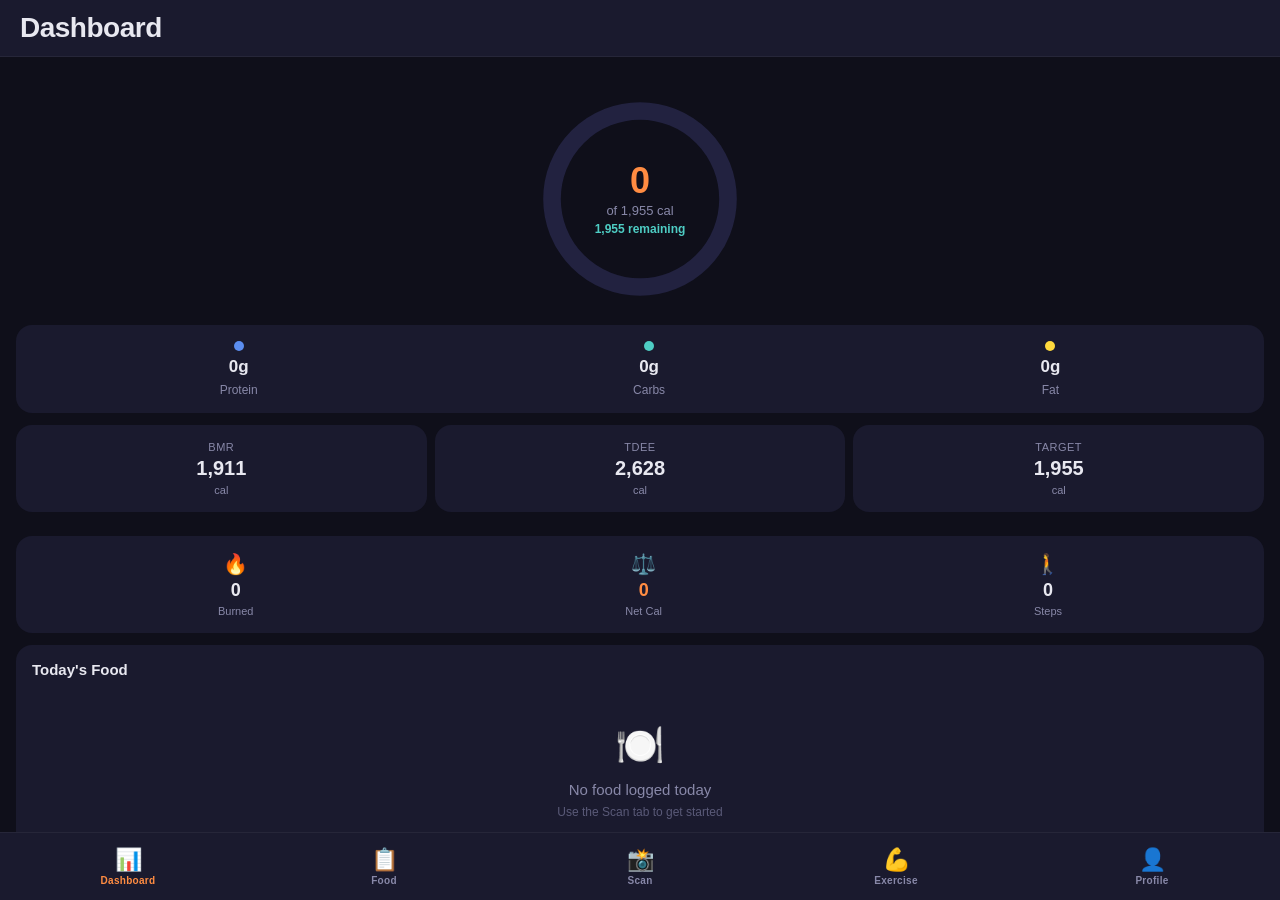
<file: docs/index.html>
<!DOCTYPE html>
<html lang="en">
<head>
    <meta charset="UTF-8">
    <meta name="viewport" content="width=device-width, initial-scale=1.0, maximum-scale=1.0, user-scalable=no, viewport-fit=cover">
    <meta name="apple-mobile-web-app-capable" content="yes">
    <meta name="apple-mobile-web-app-status-bar-style" content="black-translucent">
    <meta name="apple-mobile-web-app-title" content="CalTracker">
    <meta name="theme-color" content="#1a1a2e">
    <link rel="manifest" href="manifest.json">
    <link rel="apple-touch-icon" href="icons/icon-192.png">
    <link rel="stylesheet" href="css/styles.css">
    <title>Calorie Tracker</title>
</head>
<body>
    <div id="app">
        <!-- Dashboard Tab -->
        <div id="tab-dashboard" class="tab-content active">
            <header class="tab-header">
                <h1>Dashboard</h1>
            </header>
            <div class="scroll-content">
                <div class="calorie-ring-container">
                    <svg class="calorie-ring" viewBox="0 0 200 200">
                        <circle class="ring-bg" cx="100" cy="100" r="80" />
                        <circle class="ring-progress" id="ring-progress" cx="100" cy="100" r="80" />
                    </svg>
                    <div class="ring-text">
                        <span class="ring-consumed" id="ring-consumed">0</span>
                        <span class="ring-label" id="ring-label">of 1955 cal</span>
                        <span class="ring-remaining" id="ring-remaining">1955 remaining</span>
                    </div>
                </div>

                <div class="card macro-card">
                    <div class="macro-item">
                        <div class="macro-dot protein"></div>
                        <span class="macro-value" id="dash-protein">0g</span>
                        <span class="macro-label">Protein</span>
                    </div>
                    <div class="macro-item">
                        <div class="macro-dot carbs"></div>
                        <span class="macro-value" id="dash-carbs">0g</span>
                        <span class="macro-label">Carbs</span>
                    </div>
                    <div class="macro-item">
                        <div class="macro-dot fat"></div>
                        <span class="macro-value" id="dash-fat">0g</span>
                        <span class="macro-label">Fat</span>
                    </div>
                </div>

                <div class="stats-row">
                    <div class="card stat-card">
                        <span class="stat-label">BMR</span>
                        <span class="stat-value" id="dash-bmr">1911</span>
                        <span class="stat-unit">cal</span>
                    </div>
                    <div class="card stat-card">
                        <span class="stat-label">TDEE</span>
                        <span class="stat-value" id="dash-tdee">2628</span>
                        <span class="stat-unit">cal</span>
                    </div>
                    <div class="card stat-card">
                        <span class="stat-label">Target</span>
                        <span class="stat-value" id="dash-target">1955</span>
                        <span class="stat-unit">cal</span>
                    </div>
                </div>

                <div class="card exercise-dash-card">
                    <div class="exercise-dash-row">
                        <div class="exercise-dash-item">
                            <span class="exercise-dash-icon">&#x1F525;</span>
                            <span class="exercise-dash-value" id="dash-burned">0</span>
                            <span class="exercise-dash-label">Burned</span>
                        </div>
                        <div class="exercise-dash-item">
                            <span class="exercise-dash-icon">&#x2696;&#xFE0F;</span>
                            <span class="exercise-dash-value accent" id="dash-net">0</span>
                            <span class="exercise-dash-label">Net Cal</span>
                        </div>
                        <div class="exercise-dash-item">
                            <span class="exercise-dash-icon">&#x1F6B6;</span>
                            <span class="exercise-dash-value" id="dash-steps">0</span>
                            <span class="exercise-dash-label">Steps</span>
                        </div>
                    </div>
                </div>

                <div class="card">
                    <h3>Today's Food</h3>
                    <div id="today-entries" class="entries-list">
                        <div class="empty-state">
                            <div class="empty-icon">🍽️</div>
                            <p>No food logged today</p>
                            <small>Use the Scan tab to get started</small>
                        </div>
                    </div>
                </div>

                <div class="card trends-card">
                    <h3>Trends</h3>
                    <div class="trends-period-row">
                        <button class="trends-period-btn active" onclick="setTrendPeriod(7)">7D</button>
                        <button class="trends-period-btn" onclick="setTrendPeriod(14)">14D</button>
                        <button class="trends-period-btn" onclick="setTrendPeriod(30)">30D</button>
                    </div>
                    <div class="trends-chart-section">
                        <div class="trends-chart-label">Weight (lbs)</div>
                        <div class="trends-canvas-wrap">
                            <canvas id="weight-chart" height="150"></canvas>
                        </div>
                    </div>
                    <div class="trends-chart-section">
                        <div class="trends-chart-label">Net Calories</div>
                        <div class="trends-canvas-wrap">
                            <canvas id="calorie-chart" height="150"></canvas>
                        </div>
                    </div>
                    <div class="trends-summary" id="trends-summary"></div>
                </div>
            </div>
        </div>

        <!-- Food Log Tab -->
        <div id="tab-log" class="tab-content">
            <header class="tab-header">
                <h1>Food Log</h1>
                <button class="header-btn" onclick="showManualEntry()">+</button>
            </header>
            <div class="scroll-content">
                <div class="date-picker-row">
                    <button class="date-nav" onclick="changeLogDate(-1)">‹</button>
                    <input type="date" id="log-date" class="date-input" onchange="loadLogEntries()">
                    <button class="date-nav" onclick="changeLogDate(1)">›</button>
                </div>
                <div class="log-total">
                    <span>Total</span>
                    <span class="accent" id="log-total-cal">0 cal</span>
                </div>
                <div id="log-entries" class="entries-list">
                    <div class="empty-state">
                        <div class="empty-icon">📋</div>
                        <p>No food logged</p>
                        <small>Tap + to add a food entry</small>
                    </div>
                </div>
            </div>
        </div>

        <!-- Scan Food Tab -->
        <div id="tab-scan" class="tab-content">
            <header class="tab-header">
                <h1>Scan Food</h1>
            </header>
            <div class="scroll-content scan-content">
                <div id="scan-preview-area">
                    <div id="scan-placeholder" class="scan-placeholder">
                        <div class="scan-icon">📷</div>
                        <h3>Take a photo of your food</h3>
                        <p>We'll estimate the calories for you</p>
                    </div>
                    <img id="scan-preview" class="scan-preview-img" style="display:none">
                </div>

                <div id="scan-actions" class="scan-actions">
                    <button class="btn btn-primary" onclick="takePhoto()">
                        📸 Take Photo
                    </button>
                    <button class="btn btn-secondary" onclick="pickPhoto()">
                        🖼️ Choose from Library
                    </button>
                </div>

                <div id="scan-analyze" class="scan-actions" style="display:none">
                    <button class="btn btn-primary" onclick="analyzeFood()">
                        ✨ Analyze Food
                    </button>
                    <button class="btn btn-secondary" onclick="resetScan()">
                        ← Go Back
                    </button>
                </div>

                <div id="scan-results" style="display:none">
                    <h3>What did we find?</h3>
                    <div id="scan-results-list" class="results-list"></div>
                </div>

                <input type="file" id="camera-input" accept="image/*" capture="environment" style="display:none" onchange="handlePhoto(event)">
                <input type="file" id="library-input" accept="image/*" style="display:none" onchange="handlePhoto(event)">
            </div>
        </div>

        <!-- Exercise Tab -->
        <div id="tab-exercise" class="tab-content">
            <header class="tab-header">
                <h1>Exercise</h1>
                <button class="header-btn" onclick="showAddExercise()">+</button>
            </header>
            <div class="scroll-content">
                <div class="date-picker-row">
                    <button class="date-nav" onclick="changeExerciseDate(-1)">&lsaquo;</button>
                    <input type="date" id="exercise-date" class="date-input" onchange="loadExerciseEntries()">
                    <button class="date-nav" onclick="changeExerciseDate(1)">&rsaquo;</button>
                </div>

                <div class="exercise-summary-row">
                    <div class="card stat-card">
                        <span class="stat-label">Burned</span>
                        <span class="stat-value exercise-burned" id="ex-total-burned">0</span>
                        <span class="stat-unit">cal</span>
                    </div>
                    <div class="card stat-card">
                        <span class="stat-label">Duration</span>
                        <span class="stat-value" id="ex-total-duration">0</span>
                        <span class="stat-unit">min</span>
                    </div>
                    <div class="card stat-card">
                        <span class="stat-label">Workouts</span>
                        <span class="stat-value" id="ex-total-count">0</span>
                        <span class="stat-unit">&nbsp;</span>
                    </div>
                </div>

                <div class="card steps-card">
                    <div class="steps-header">
                        <span class="steps-icon">&#x1F6B6;</span>
                        <h3>Steps</h3>
                    </div>
                    <div class="steps-input-row">
                        <input type="number" id="steps-input" class="steps-input" placeholder="0" min="0" oninput="updateStepCalories()">
                        <span class="steps-label">steps</span>
                    </div>
                    <div class="steps-info-row">
                        <div class="steps-cal">
                            <span class="steps-cal-value" id="steps-calories">0</span>
                            <span class="steps-cal-unit">cal burned</span>
                        </div>
                        <button class="btn btn-primary steps-save-btn" onclick="saveSteps()">Save</button>
                    </div>
                    <div class="steps-progress-row">
                        <div class="steps-progress-bar-bg">
                            <div class="steps-progress-bar" id="steps-progress-bar"></div>
                        </div>
                        <span class="steps-goal-label" id="steps-goal-label">0 / 10,000</span>
                    </div>
                </div>

                <div id="exercise-entries" class="entries-list">
                    <div class="empty-state">
                        <div class="empty-icon">&#x1F3CB;&#xFE0F;</div>
                        <p>No exercises logged</p>
                        <small>Tap + to log a workout</small>
                    </div>
                </div>
            </div>
        </div>

        <!-- Profile Tab -->
        <div id="tab-profile" class="tab-content">
            <header class="tab-header">
                <h1>Profile</h1>
            </header>
            <div class="scroll-content">
                <div class="card">
                    <h3>Personal Info</h3>
                    <div class="form-row">
                        <label>Weight (lbs)</label>
                        <input type="number" id="prof-weight" value="215" step="0.1" onchange="recalcProfile()">
                    </div>
                    <div class="form-row">
                        <label>Height</label>
                        <div class="height-inputs">
                            <input type="number" id="prof-height-ft" value="5" min="3" max="8" onchange="recalcProfile()">
                            <span>ft</span>
                            <input type="number" id="prof-height-in" value="10" min="0" max="11" onchange="recalcProfile()">
                            <span>in</span>
                        </div>
                    </div>
                    <div class="form-row">
                        <label>Age</label>
                        <input type="number" id="prof-age" value="36" onchange="recalcProfile()">
                    </div>
                    <div class="form-row">
                        <label>Sex</label>
                        <select id="prof-sex" onchange="recalcProfile()">
                            <option value="male">Male</option>
                            <option value="female">Female</option>
                        </select>
                    </div>
                    <div class="form-row">
                        <label>Activity Level</label>
                        <select id="prof-activity" onchange="recalcProfile()">
                            <option value="1.2">Sedentary</option>
                            <option value="1.375" selected>Lightly Active</option>
                            <option value="1.55">Moderately Active</option>
                            <option value="1.725">Very Active</option>
                        </select>
                    </div>
                </div>

                <div class="card">
                    <h3>Goal</h3>
                    <div class="form-row">
                        <label>Goal Weight (lbs)</label>
                        <input type="number" id="prof-goal-weight" value="180" step="0.1" onchange="recalcProfile()">
                    </div>
                    <div class="form-row">
                        <label>Goal Date</label>
                        <input type="date" id="prof-goal-date" onchange="recalcProfile()">
                    </div>
                    <div class="form-row">
                        <label>Weekly Loss Rate</label>
                        <span class="form-value" id="prof-weekly-rate">1.3 lbs/week</span>
                    </div>
                </div>

                <div class="card">
                    <h3>Calculated Values</h3>
                    <div class="form-row">
                        <label>BMR</label>
                        <span class="form-value" id="prof-bmr">1,911 cal</span>
                    </div>
                    <div class="form-row">
                        <label>TDEE</label>
                        <span class="form-value" id="prof-tdee">2,628 cal</span>
                    </div>
                    <div class="form-row">
                        <label>Daily Calorie Target</label>
                        <span class="form-value accent" id="prof-target">1,955 cal</span>
                    </div>
                </div>

                <div class="card weight-tracker-card">
                    <div class="steps-header">
                        <span class="steps-icon">&#x2696;&#xFE0F;</span>
                        <h3>Daily Weight</h3>
                    </div>
                    <div class="weight-input-row">
                        <input type="number" id="weight-log-input" class="steps-input" placeholder="0.0" min="50" max="999" step="0.1">
                        <span class="steps-label">lbs</span>
                    </div>
                    <div class="weight-input-actions">
                        <span class="weight-date-label" id="weight-date-label">Today</span>
                        <button class="btn btn-primary steps-save-btn" onclick="saveWeightLog()">Log Weight</button>
                    </div>
                    <div id="weight-history" class="weight-history"></div>
                </div>

                <div class="card">
                    <h3>Weight Loss Progress</h3>
                    <div class="progress-bar-container">
                        <div class="progress-bar" id="weight-progress-bar"></div>
                    </div>
                    <div class="progress-labels">
                        <div>
                            <span class="progress-value" id="prog-start">215.0 lbs</span>
                            <span class="progress-sublabel">Start</span>
                        </div>
                        <div class="progress-center">
                            <span class="progress-value accent" id="prog-current">215.0 lbs</span>
                            <span class="progress-sublabel">Current</span>
                        </div>
                        <div>
                            <span class="progress-value" id="prog-goal">180.0 lbs</span>
                            <span class="progress-sublabel">Goal</span>
                        </div>
                    </div>
                    <div class="stats-row" style="margin-top:16px">
                        <div class="mini-stat">
                            <span class="mini-stat-value" id="prog-lost">0.0</span>
                            <span class="mini-stat-label">lbs lost</span>
                        </div>
                        <div class="mini-stat">
                            <span class="mini-stat-value" id="prog-togo">35.0</span>
                            <span class="mini-stat-label">lbs to go</span>
                        </div>
                        <div class="mini-stat">
                            <span class="mini-stat-value" id="prog-days">182</span>
                            <span class="mini-stat-label">days left</span>
                        </div>
                    </div>
                </div>

                <div class="card">
                    <h3>AI Food Scanner</h3>
                    <p class="form-hint">Add your Anthropic API key to use Claude AI for accurate food photo analysis. Without a key, the basic color-based scanner is used.</p>
                    <div class="form-row">
                        <label>API Key</label>
                        <input type="password" id="prof-api-key" placeholder="sk-ant-..." style="width:180px">
                    </div>
                    <button class="btn btn-secondary" onclick="saveApiKey()" style="margin-top:8px;width:100%">Save API Key</button>
                </div>

                <button class="btn btn-primary" onclick="saveProfile()" style="margin:16px">Save Changes</button>
            </div>
        </div>

        <!-- Manual Entry Modal -->
        <div id="manual-entry-modal" class="modal" style="display:none">
            <div class="modal-content">
                <div class="modal-header">
                    <button class="modal-close" onclick="closeManualEntry()">Cancel</button>
                    <h3 id="manual-modal-title">Add Food</h3>
                    <button class="modal-save" id="manual-save-btn" onclick="saveManualEntry()" disabled>Save</button>
                </div>
                <div class="modal-body">
                    <div class="form-section">
                        <label>Food Search</label>
                        <input type="text" id="manual-name" placeholder="Search food name..." oninput="searchFood(this.value)">
                        <div id="search-results" class="search-results"></div>
                    </div>
                    <div class="form-section">
                        <label>Nutrition Info</label>
                        <div class="form-row">
                            <span>Calories</span>
                            <input type="number" id="manual-calories" placeholder="0" oninput="checkManualForm()">
                        </div>
                        <div class="form-row">
                            <span>Protein (g)</span>
                            <input type="number" id="manual-protein" placeholder="0" step="0.1">
                        </div>
                        <div class="form-row">
                            <span>Carbs (g)</span>
                            <input type="number" id="manual-carbs" placeholder="0" step="0.1">
                        </div>
                        <div class="form-row">
                            <span>Fat (g)</span>
                            <input type="number" id="manual-fat" placeholder="0" step="0.1">
                        </div>
                        <div class="form-row">
                            <span>Servings</span>
                            <div class="serving-input-group">
                                <input type="number" id="manual-serving" value="1" min="0.25" step="0.25" oninput="onServingChange()">
                                <span class="serving-unit-label" id="manual-serving-label">serving</span>
                            </div>
                        </div>
                    </div>
                </div>
            </div>
        </div>

        <!-- Food Result Modal (from scan) -->
        <div id="food-result-modal" class="modal" style="display:none">
            <div class="modal-content">
                <div class="modal-header">
                    <button class="modal-close" onclick="closeFoodResult()">Cancel</button>
                    <h3>Confirm Food</h3>
                    <button class="modal-save" onclick="saveFoodResult()">Save</button>
                </div>
                <div class="modal-body">
                    <div class="form-section">
                        <div class="form-row">
                            <span>Name</span>
                            <input type="text" id="result-name">
                        </div>
                        <div class="form-row">
                            <span>Calories</span>
                            <input type="number" id="result-calories">
                        </div>
                        <div class="form-row">
                            <span>Protein (g)</span>
                            <input type="number" id="result-protein" step="0.1">
                        </div>
                        <div class="form-row">
                            <span>Carbs (g)</span>
                            <input type="number" id="result-carbs" step="0.1">
                        </div>
                        <div class="form-row">
                            <span>Fat (g)</span>
                            <input type="number" id="result-fat" step="0.1">
                        </div>
                        <div class="form-row">
                            <span>Serving</span>
                            <input type="text" id="result-serving">
                        </div>
                    </div>
                </div>
            </div>
        </div>

        <!-- Add Exercise Modal -->
        <div id="exercise-modal" class="modal" style="display:none">
            <div class="modal-content">
                <div class="modal-header">
                    <button class="modal-close" onclick="closeAddExercise()">Cancel</button>
                    <h3>Add Exercise</h3>
                    <button class="modal-save" id="exercise-save-btn" onclick="saveExercise()" disabled>Save</button>
                </div>
                <div class="modal-body">
                    <div class="form-section">
                        <label>Search Exercise</label>
                        <input type="text" id="exercise-search" placeholder="Search exercises..." oninput="searchExercise(this.value)">
                        <div id="exercise-search-results" class="search-results"></div>
                    </div>

                    <div class="form-section">
                        <label>Category</label>
                        <div class="category-chips" id="category-chips"></div>
                    </div>

                    <div id="category-exercises" class="search-results"></div>

                    <div class="form-section" id="exercise-details" style="display:none">
                        <label>Workout Details</label>
                        <div class="selected-exercise-card" id="selected-exercise-card"></div>
                        <div class="form-row">
                            <span>Exercise</span>
                            <input type="text" id="ex-name" readonly>
                        </div>
                        <div class="form-row">
                            <span>Duration (min)</span>
                            <input type="number" id="ex-duration" value="30" min="1" oninput="updateExCalories()">
                        </div>
                        <div class="form-row">
                            <span>Calories Burned</span>
                            <input type="number" id="ex-calories" value="0">
                        </div>
                        <div class="form-row">
                            <span>Intensity</span>
                            <select id="ex-intensity" onchange="updateExCalories()">
                                <option value="0.8">Light</option>
                                <option value="1.0" selected>Moderate</option>
                                <option value="1.3">Vigorous</option>
                            </select>
                        </div>
                        <div class="form-row">
                            <span>Notes</span>
                            <input type="text" id="ex-notes" placeholder="Optional" style="width:150px">
                        </div>
                    </div>
                </div>
            </div>
        </div>

        <!-- Tab Bar -->
        <nav class="tab-bar">
            <button class="tab-btn active" onclick="switchTab('dashboard')" id="btn-dashboard">
                <span class="tab-icon">&#x1F4CA;</span>
                <span class="tab-label">Dashboard</span>
            </button>
            <button class="tab-btn" onclick="switchTab('log')" id="btn-log">
                <span class="tab-icon">&#x1F4CB;</span>
                <span class="tab-label">Food</span>
            </button>
            <button class="tab-btn" onclick="switchTab('scan')" id="btn-scan">
                <span class="tab-icon">&#x1F4F8;</span>
                <span class="tab-label">Scan</span>
            </button>
            <button class="tab-btn" onclick="switchTab('exercise')" id="btn-exercise">
                <span class="tab-icon">&#x1F4AA;</span>
                <span class="tab-label">Exercise</span>
            </button>
            <button class="tab-btn" onclick="switchTab('profile')" id="btn-profile">
                <span class="tab-icon">&#x1F464;</span>
                <span class="tab-label">Profile</span>
            </button>
        </nav>
    </div>

    <script src="js/food-database.js"></script>
    <script src="js/exercise-database.js"></script>
    <script src="js/calorie-calculator.js"></script>
    <script src="js/storage.js"></script>
    <script src="js/app.js"></script>
</body>
</html>
</file>
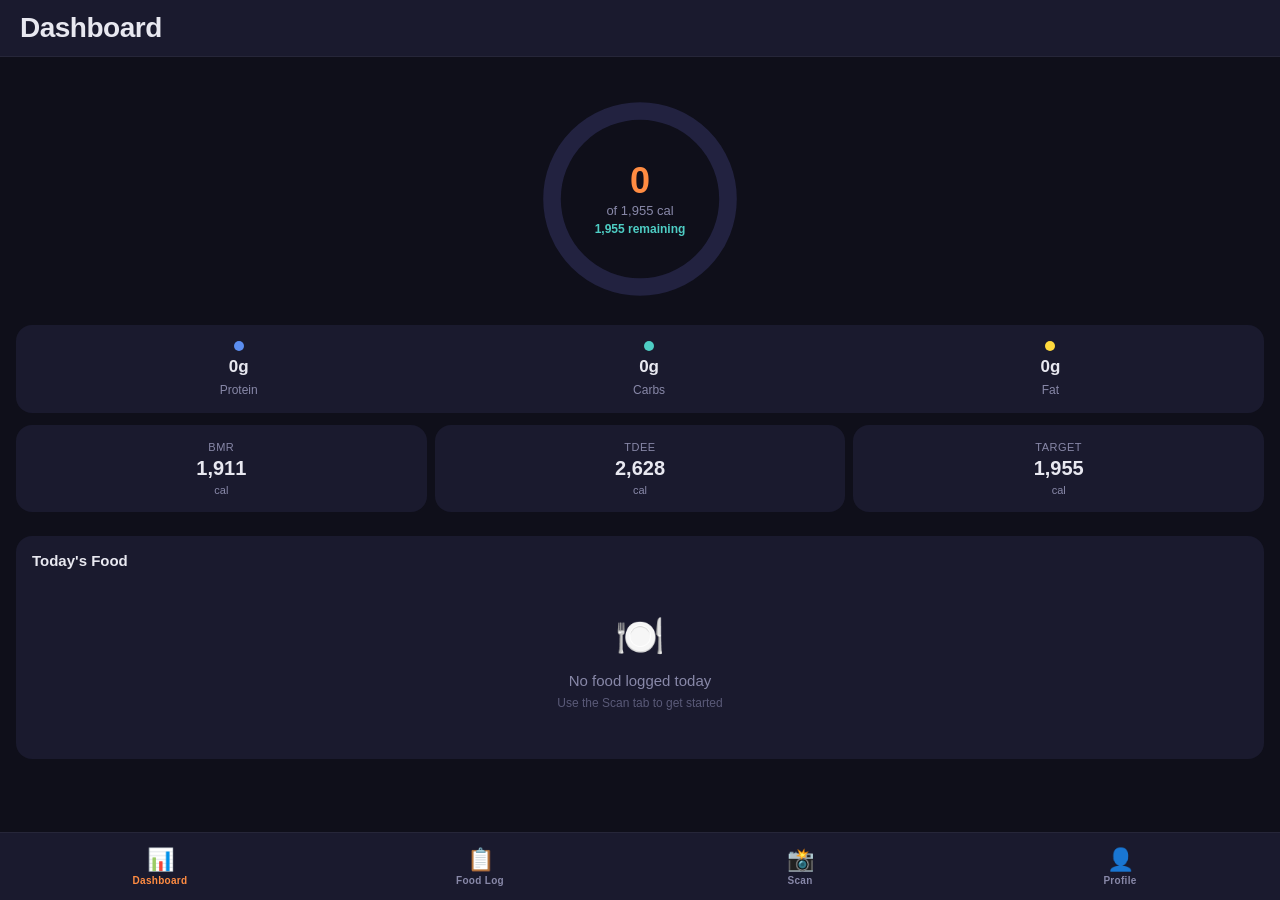
<file: web/index.html>
<!DOCTYPE html>
<html lang="en">
<head>
    <meta charset="UTF-8">
    <meta name="viewport" content="width=device-width, initial-scale=1.0, maximum-scale=1.0, user-scalable=no, viewport-fit=cover">
    <meta name="apple-mobile-web-app-capable" content="yes">
    <meta name="apple-mobile-web-app-status-bar-style" content="black-translucent">
    <meta name="apple-mobile-web-app-title" content="CalTracker">
    <meta name="theme-color" content="#1a1a2e">
    <link rel="manifest" href="manifest.json">
    <link rel="apple-touch-icon" href="icons/icon-192.png">
    <link rel="stylesheet" href="css/styles.css">
    <title>Calorie Tracker</title>
</head>
<body>
    <div id="app">
        <!-- Dashboard Tab -->
        <div id="tab-dashboard" class="tab-content active">
            <header class="tab-header">
                <h1>Dashboard</h1>
            </header>
            <div class="scroll-content">
                <div class="calorie-ring-container">
                    <svg class="calorie-ring" viewBox="0 0 200 200">
                        <circle class="ring-bg" cx="100" cy="100" r="80" />
                        <circle class="ring-progress" id="ring-progress" cx="100" cy="100" r="80" />
                    </svg>
                    <div class="ring-text">
                        <span class="ring-consumed" id="ring-consumed">0</span>
                        <span class="ring-label" id="ring-label">of 1955 cal</span>
                        <span class="ring-remaining" id="ring-remaining">1955 remaining</span>
                    </div>
                </div>

                <div class="card macro-card">
                    <div class="macro-item">
                        <div class="macro-dot protein"></div>
                        <span class="macro-value" id="dash-protein">0g</span>
                        <span class="macro-label">Protein</span>
                    </div>
                    <div class="macro-item">
                        <div class="macro-dot carbs"></div>
                        <span class="macro-value" id="dash-carbs">0g</span>
                        <span class="macro-label">Carbs</span>
                    </div>
                    <div class="macro-item">
                        <div class="macro-dot fat"></div>
                        <span class="macro-value" id="dash-fat">0g</span>
                        <span class="macro-label">Fat</span>
                    </div>
                </div>

                <div class="stats-row">
                    <div class="card stat-card">
                        <span class="stat-label">BMR</span>
                        <span class="stat-value" id="dash-bmr">1911</span>
                        <span class="stat-unit">cal</span>
                    </div>
                    <div class="card stat-card">
                        <span class="stat-label">TDEE</span>
                        <span class="stat-value" id="dash-tdee">2628</span>
                        <span class="stat-unit">cal</span>
                    </div>
                    <div class="card stat-card">
                        <span class="stat-label">Target</span>
                        <span class="stat-value" id="dash-target">1955</span>
                        <span class="stat-unit">cal</span>
                    </div>
                </div>

                <div class="card">
                    <h3>Today's Food</h3>
                    <div id="today-entries" class="entries-list">
                        <div class="empty-state">
                            <div class="empty-icon">🍽️</div>
                            <p>No food logged today</p>
                            <small>Use the Scan tab to get started</small>
                        </div>
                    </div>
                </div>
            </div>
        </div>

        <!-- Food Log Tab -->
        <div id="tab-log" class="tab-content">
            <header class="tab-header">
                <h1>Food Log</h1>
                <button class="header-btn" onclick="showManualEntry()">+</button>
            </header>
            <div class="scroll-content">
                <div class="date-picker-row">
                    <button class="date-nav" onclick="changeLogDate(-1)">‹</button>
                    <input type="date" id="log-date" class="date-input" onchange="loadLogEntries()">
                    <button class="date-nav" onclick="changeLogDate(1)">›</button>
                </div>
                <div class="log-total">
                    <span>Total</span>
                    <span class="accent" id="log-total-cal">0 cal</span>
                </div>
                <div id="log-entries" class="entries-list">
                    <div class="empty-state">
                        <div class="empty-icon">📋</div>
                        <p>No food logged</p>
                        <small>Tap + to add a food entry</small>
                    </div>
                </div>
            </div>
        </div>

        <!-- Scan Food Tab -->
        <div id="tab-scan" class="tab-content">
            <header class="tab-header">
                <h1>Scan Food</h1>
            </header>
            <div class="scroll-content scan-content">
                <div id="scan-preview-area">
                    <div id="scan-placeholder" class="scan-placeholder">
                        <div class="scan-icon">📷</div>
                        <h3>Take a photo of your food</h3>
                        <p>We'll estimate the calories for you</p>
                    </div>
                    <img id="scan-preview" class="scan-preview-img" style="display:none">
                </div>

                <div id="scan-actions" class="scan-actions">
                    <button class="btn btn-primary" onclick="takePhoto()">
                        📸 Take Photo
                    </button>
                    <button class="btn btn-secondary" onclick="pickPhoto()">
                        🖼️ Choose from Library
                    </button>
                </div>

                <div id="scan-analyze" class="scan-actions" style="display:none">
                    <button class="btn btn-primary" onclick="analyzeFood()">
                        ✨ Analyze Food
                    </button>
                    <button class="btn btn-text" onclick="resetScan()">Retake Photo</button>
                </div>

                <div id="scan-results" style="display:none">
                    <h3>What did we find?</h3>
                    <div id="scan-results-list" class="results-list"></div>
                </div>

                <input type="file" id="camera-input" accept="image/*" capture="environment" style="display:none" onchange="handlePhoto(event)">
                <input type="file" id="library-input" accept="image/*" style="display:none" onchange="handlePhoto(event)">
            </div>
        </div>

        <!-- Profile Tab -->
        <div id="tab-profile" class="tab-content">
            <header class="tab-header">
                <h1>Profile</h1>
            </header>
            <div class="scroll-content">
                <div class="card">
                    <h3>Personal Info</h3>
                    <div class="form-row">
                        <label>Weight (lbs)</label>
                        <input type="number" id="prof-weight" value="215" step="0.1" onchange="recalcProfile()">
                    </div>
                    <div class="form-row">
                        <label>Height</label>
                        <div class="height-inputs">
                            <input type="number" id="prof-height-ft" value="5" min="3" max="8" onchange="recalcProfile()">
                            <span>ft</span>
                            <input type="number" id="prof-height-in" value="10" min="0" max="11" onchange="recalcProfile()">
                            <span>in</span>
                        </div>
                    </div>
                    <div class="form-row">
                        <label>Age</label>
                        <input type="number" id="prof-age" value="36" onchange="recalcProfile()">
                    </div>
                    <div class="form-row">
                        <label>Sex</label>
                        <select id="prof-sex" onchange="recalcProfile()">
                            <option value="male">Male</option>
                            <option value="female">Female</option>
                        </select>
                    </div>
                    <div class="form-row">
                        <label>Activity Level</label>
                        <select id="prof-activity" onchange="recalcProfile()">
                            <option value="1.2">Sedentary</option>
                            <option value="1.375" selected>Lightly Active</option>
                            <option value="1.55">Moderately Active</option>
                            <option value="1.725">Very Active</option>
                        </select>
                    </div>
                </div>

                <div class="card">
                    <h3>Goal</h3>
                    <div class="form-row">
                        <label>Goal Weight (lbs)</label>
                        <input type="number" id="prof-goal-weight" value="180" step="0.1" onchange="recalcProfile()">
                    </div>
                    <div class="form-row">
                        <label>Goal Date</label>
                        <input type="date" id="prof-goal-date" onchange="recalcProfile()">
                    </div>
                    <div class="form-row">
                        <label>Weekly Loss Rate</label>
                        <span class="form-value" id="prof-weekly-rate">1.3 lbs/week</span>
                    </div>
                </div>

                <div class="card">
                    <h3>Calculated Values</h3>
                    <div class="form-row">
                        <label>BMR</label>
                        <span class="form-value" id="prof-bmr">1,911 cal</span>
                    </div>
                    <div class="form-row">
                        <label>TDEE</label>
                        <span class="form-value" id="prof-tdee">2,628 cal</span>
                    </div>
                    <div class="form-row">
                        <label>Daily Calorie Target</label>
                        <span class="form-value accent" id="prof-target">1,955 cal</span>
                    </div>
                </div>

                <div class="card">
                    <h3>Weight Loss Progress</h3>
                    <div class="progress-bar-container">
                        <div class="progress-bar" id="weight-progress-bar"></div>
                    </div>
                    <div class="progress-labels">
                        <div>
                            <span class="progress-value" id="prog-start">215.0 lbs</span>
                            <span class="progress-sublabel">Start</span>
                        </div>
                        <div class="progress-center">
                            <span class="progress-value accent" id="prog-current">215.0 lbs</span>
                            <span class="progress-sublabel">Current</span>
                        </div>
                        <div>
                            <span class="progress-value" id="prog-goal">180.0 lbs</span>
                            <span class="progress-sublabel">Goal</span>
                        </div>
                    </div>
                    <div class="stats-row" style="margin-top:16px">
                        <div class="mini-stat">
                            <span class="mini-stat-value" id="prog-lost">0.0</span>
                            <span class="mini-stat-label">lbs lost</span>
                        </div>
                        <div class="mini-stat">
                            <span class="mini-stat-value" id="prog-togo">35.0</span>
                            <span class="mini-stat-label">lbs to go</span>
                        </div>
                        <div class="mini-stat">
                            <span class="mini-stat-value" id="prog-days">182</span>
                            <span class="mini-stat-label">days left</span>
                        </div>
                    </div>
                </div>

                <button class="btn btn-primary" onclick="saveProfile()" style="margin:16px">Save Changes</button>
            </div>
        </div>

        <!-- Manual Entry Modal -->
        <div id="manual-entry-modal" class="modal" style="display:none">
            <div class="modal-content">
                <div class="modal-header">
                    <button class="modal-close" onclick="closeManualEntry()">Cancel</button>
                    <h3>Add Food</h3>
                    <button class="modal-save" id="manual-save-btn" onclick="saveManualEntry()" disabled>Save</button>
                </div>
                <div class="modal-body">
                    <div class="form-section">
                        <label>Food Search</label>
                        <input type="text" id="manual-name" placeholder="Search food name..." oninput="searchFood(this.value)">
                        <div id="search-results" class="search-results"></div>
                    </div>
                    <div class="form-section">
                        <label>Nutrition Info</label>
                        <div class="form-row">
                            <span>Calories</span>
                            <input type="number" id="manual-calories" placeholder="0" oninput="checkManualForm()">
                        </div>
                        <div class="form-row">
                            <span>Protein (g)</span>
                            <input type="number" id="manual-protein" placeholder="0" step="0.1">
                        </div>
                        <div class="form-row">
                            <span>Carbs (g)</span>
                            <input type="number" id="manual-carbs" placeholder="0" step="0.1">
                        </div>
                        <div class="form-row">
                            <span>Fat (g)</span>
                            <input type="number" id="manual-fat" placeholder="0" step="0.1">
                        </div>
                        <div class="form-row">
                            <span>Serving Size</span>
                            <input type="text" id="manual-serving" placeholder="1 serving" value="1 serving">
                        </div>
                    </div>
                </div>
            </div>
        </div>

        <!-- Food Result Modal (from scan) -->
        <div id="food-result-modal" class="modal" style="display:none">
            <div class="modal-content">
                <div class="modal-header">
                    <button class="modal-close" onclick="closeFoodResult()">Cancel</button>
                    <h3>Confirm Food</h3>
                    <button class="modal-save" onclick="saveFoodResult()">Save</button>
                </div>
                <div class="modal-body">
                    <div class="form-section">
                        <div class="form-row">
                            <span>Name</span>
                            <input type="text" id="result-name">
                        </div>
                        <div class="form-row">
                            <span>Calories</span>
                            <input type="number" id="result-calories">
                        </div>
                        <div class="form-row">
                            <span>Protein (g)</span>
                            <input type="number" id="result-protein" step="0.1">
                        </div>
                        <div class="form-row">
                            <span>Carbs (g)</span>
                            <input type="number" id="result-carbs" step="0.1">
                        </div>
                        <div class="form-row">
                            <span>Fat (g)</span>
                            <input type="number" id="result-fat" step="0.1">
                        </div>
                        <div class="form-row">
                            <span>Serving</span>
                            <input type="text" id="result-serving">
                        </div>
                    </div>
                </div>
            </div>
        </div>

        <!-- Tab Bar -->
        <nav class="tab-bar">
            <button class="tab-btn active" onclick="switchTab('dashboard')" id="btn-dashboard">
                <span class="tab-icon">📊</span>
                <span class="tab-label">Dashboard</span>
            </button>
            <button class="tab-btn" onclick="switchTab('log')" id="btn-log">
                <span class="tab-icon">📋</span>
                <span class="tab-label">Food Log</span>
            </button>
            <button class="tab-btn" onclick="switchTab('scan')" id="btn-scan">
                <span class="tab-icon">📸</span>
                <span class="tab-label">Scan</span>
            </button>
            <button class="tab-btn" onclick="switchTab('profile')" id="btn-profile">
                <span class="tab-icon">👤</span>
                <span class="tab-label">Profile</span>
            </button>
        </nav>
    </div>

    <script src="js/food-database.js"></script>
    <script src="js/calorie-calculator.js"></script>
    <script src="js/storage.js"></script>
    <script src="js/app.js"></script>
</body>
</html>
</file>
<file: docs/css/styles.css>
* {
    margin: 0;
    padding: 0;
    box-sizing: border-box;
    -webkit-tap-highlight-color: transparent;
}

:root {
    --bg: #0f0f1a;
    --surface: #1a1a2e;
    --surface2: #222240;
    --text: #e8e8f0;
    --text-secondary: #8888a8;
    --text-tertiary: #5a5a78;
    --accent: #ff8c42;
    --accent-light: rgba(255, 140, 66, 0.15);
    --protein: #5b8def;
    --carbs: #4ecdc4;
    --fat: #ffd93d;
    --green: #4ecdc4;
    --red: #ff6b6b;
    --radius: 16px;
    --radius-sm: 10px;
    --safe-bottom: env(safe-area-inset-bottom, 0px);
    --safe-top: env(safe-area-inset-top, 0px);
}

body {
    font-family: -apple-system, BlinkMacSystemFont, 'SF Pro Display', 'Helvetica Neue', sans-serif;
    background: var(--bg);
    color: var(--text);
    overflow: hidden;
    height: 100dvh;
    width: 100vw;
    position: fixed;
    user-select: none;
    -webkit-user-select: none;
}

#app {
    height: 100dvh;
    display: flex;
    flex-direction: column;
}

/* Tab Content */
.tab-content {
    display: none;
    flex: 1;
    flex-direction: column;
    overflow: hidden;
}

.tab-content.active {
    display: flex;
}

.tab-header {
    padding: calc(var(--safe-top) + 12px) 20px 12px;
    display: flex;
    justify-content: space-between;
    align-items: center;
    background: var(--surface);
    border-bottom: 1px solid rgba(255,255,255,0.05);
}

.tab-header h1 {
    font-size: 28px;
    font-weight: 700;
    letter-spacing: -0.5px;
}

.header-btn {
    width: 36px;
    height: 36px;
    border-radius: 50%;
    border: none;
    background: var(--accent);
    color: white;
    font-size: 22px;
    font-weight: 600;
    display: flex;
    align-items: center;
    justify-content: center;
    cursor: pointer;
}

.scroll-content {
    flex: 1;
    overflow-y: auto;
    -webkit-overflow-scrolling: touch;
    padding: 16px;
    padding-bottom: calc(80px + var(--safe-bottom));
}

/* Tab Bar */
.tab-bar {
    display: flex;
    background: var(--surface);
    border-top: 1px solid rgba(255,255,255,0.05);
    padding: 8px 0 calc(8px + var(--safe-bottom));
    position: relative;
    z-index: 10;
}

.tab-btn {
    flex: 1;
    display: flex;
    flex-direction: column;
    align-items: center;
    gap: 2px;
    border: none;
    background: none;
    color: var(--text-secondary);
    cursor: pointer;
    padding: 6px 0;
    transition: color 0.2s;
}

.tab-btn.active {
    color: var(--accent);
}

.tab-icon {
    font-size: 22px;
}

.tab-label {
    font-size: 10px;
    font-weight: 600;
    letter-spacing: 0.3px;
}

/* Cards */
.card {
    background: var(--surface);
    border-radius: var(--radius);
    padding: 16px;
    margin-bottom: 12px;
}

.card h3 {
    font-size: 15px;
    font-weight: 600;
    margin-bottom: 12px;
    color: var(--text);
}

/* Calorie Ring */
.calorie-ring-container {
    position: relative;
    width: 220px;
    height: 220px;
    margin: 16px auto;
}

.calorie-ring {
    width: 100%;
    height: 100%;
    transform: rotate(-90deg);
}

.ring-bg {
    fill: none;
    stroke: var(--surface2);
    stroke-width: 16;
}

.ring-progress {
    fill: none;
    stroke: var(--accent);
    stroke-width: 16;
    stroke-linecap: round;
    stroke-dasharray: 502.65;
    stroke-dashoffset: 502.65;
    transition: stroke-dashoffset 0.8s ease, stroke 0.3s ease;
}

.ring-text {
    position: absolute;
    top: 50%;
    left: 50%;
    transform: translate(-50%, -50%);
    text-align: center;
    display: flex;
    flex-direction: column;
    gap: 4px;
}

.ring-consumed {
    font-size: 36px;
    font-weight: 700;
    color: var(--accent);
    line-height: 1;
    font-feature-settings: 'tnum';
}

.ring-label {
    font-size: 13px;
    color: var(--text-secondary);
}

.ring-remaining {
    font-size: 12px;
    font-weight: 600;
    color: var(--green);
}

.ring-remaining.over {
    color: var(--red);
}

/* Macro Card */
.macro-card {
    display: flex;
    justify-content: space-around;
}

.macro-item {
    display: flex;
    flex-direction: column;
    align-items: center;
    gap: 6px;
}

.macro-dot {
    width: 10px;
    height: 10px;
    border-radius: 50%;
}

.macro-dot.protein { background: var(--protein); }
.macro-dot.carbs { background: var(--carbs); }
.macro-dot.fat { background: var(--fat); }

.macro-value {
    font-size: 17px;
    font-weight: 700;
    font-feature-settings: 'tnum';
}

.macro-label {
    font-size: 12px;
    color: var(--text-secondary);
}

/* Stats Row */
.stats-row {
    display: flex;
    gap: 8px;
    margin-bottom: 12px;
}

.stat-card {
    flex: 1;
    display: flex;
    flex-direction: column;
    align-items: center;
    gap: 4px;
}

.stat-label {
    font-size: 11px;
    color: var(--text-secondary);
    text-transform: uppercase;
    letter-spacing: 0.5px;
}

.stat-value {
    font-size: 20px;
    font-weight: 700;
    font-feature-settings: 'tnum';
}

.stat-unit {
    font-size: 11px;
    color: var(--text-secondary);
}

/* Entry Row */
.entry-row {
    display: flex;
    align-items: center;
    gap: 12px;
    padding: 10px 0;
    border-bottom: 1px solid rgba(255,255,255,0.04);
}

.entry-row:last-child {
    border-bottom: none;
}

.entry-icon {
    width: 44px;
    height: 44px;
    border-radius: var(--radius-sm);
    background: var(--accent-light);
    display: flex;
    align-items: center;
    justify-content: center;
    font-size: 20px;
    flex-shrink: 0;
}

.entry-icon img {
    width: 100%;
    height: 100%;
    object-fit: cover;
    border-radius: var(--radius-sm);
}

.entry-info {
    flex: 1;
    min-width: 0;
}

.entry-name {
    font-size: 15px;
    font-weight: 500;
    white-space: nowrap;
    overflow: hidden;
    text-overflow: ellipsis;
}

.entry-meta {
    font-size: 12px;
    color: var(--text-secondary);
    margin-top: 2px;
}

.entry-calories {
    text-align: right;
    flex-shrink: 0;
}

.entry-cal-num {
    font-size: 18px;
    font-weight: 700;
    color: var(--accent);
    font-feature-settings: 'tnum';
}

.entry-cal-unit {
    font-size: 10px;
    color: var(--text-secondary);
    display: block;
    text-align: right;
}

.entry-edit {
    background: var(--surface2);
    border: 1px solid rgba(255,255,255,0.1);
    color: var(--text-secondary);
    width: 28px;
    height: 28px;
    border-radius: 50%;
    font-size: 14px;
    cursor: pointer;
    flex-shrink: 0;
    display: flex;
    align-items: center;
    justify-content: center;
}

.entry-delete {
    background: var(--red);
    border: none;
    color: white;
    width: 28px;
    height: 28px;
    border-radius: 50%;
    font-size: 14px;
    cursor: pointer;
    flex-shrink: 0;
    display: flex;
    align-items: center;
    justify-content: center;
}

.serving-input-group {
    display: flex;
    align-items: center;
    gap: 6px;
}

.serving-input-group input {
    width: 60px;
    text-align: center;
}

.serving-unit-label {
    font-size: 13px;
    color: var(--text-secondary);
    max-width: 80px;
    overflow: hidden;
    text-overflow: ellipsis;
    white-space: nowrap;
}

/* Empty State */
.empty-state {
    text-align: center;
    padding: 32px 16px;
    color: var(--text-secondary);
}

.empty-icon {
    font-size: 40px;
    margin-bottom: 12px;
}

.empty-state p {
    font-size: 15px;
    margin-bottom: 4px;
}

.empty-state small {
    font-size: 12px;
    color: var(--text-tertiary);
}

/* Date Picker */
.date-picker-row {
    display: flex;
    align-items: center;
    justify-content: center;
    gap: 12px;
    margin-bottom: 12px;
}

.date-nav {
    width: 36px;
    height: 36px;
    border-radius: 50%;
    border: 1px solid rgba(255,255,255,0.1);
    background: var(--surface);
    color: var(--text);
    font-size: 20px;
    cursor: pointer;
    display: flex;
    align-items: center;
    justify-content: center;
}

.date-input {
    background: var(--surface);
    border: 1px solid rgba(255,255,255,0.1);
    color: var(--text);
    padding: 8px 16px;
    border-radius: var(--radius-sm);
    font-size: 15px;
    font-family: inherit;
    color-scheme: dark;
}

.log-total {
    display: flex;
    justify-content: space-between;
    padding: 0 4px 12px;
    font-size: 14px;
    color: var(--text-secondary);
}

.accent {
    color: var(--accent) !important;
    font-weight: 600;
}

/* Scan Tab */
.scan-content {
    display: flex;
    flex-direction: column;
    align-items: center;
}

.scan-placeholder {
    text-align: center;
    padding: 60px 24px;
    color: var(--text-secondary);
}

.scan-icon {
    font-size: 80px;
    opacity: 0.6;
    margin-bottom: 16px;
}

.scan-placeholder h3 {
    font-size: 18px;
    color: var(--text);
    margin-bottom: 8px;
}

.scan-preview-img {
    width: calc(100% - 32px);
    max-height: 280px;
    object-fit: cover;
    border-radius: var(--radius);
    margin: 16px;
}

.scan-actions {
    width: 100%;
    display: flex;
    flex-direction: column;
    gap: 10px;
    padding: 0 16px;
}

.results-list {
    width: 100%;
    padding: 0 0 16px;
}

.result-item {
    display: flex;
    align-items: center;
    gap: 12px;
    padding: 14px 16px;
    background: var(--surface);
    border-radius: var(--radius-sm);
    margin-bottom: 8px;
    cursor: pointer;
    transition: background 0.15s;
}

.result-item:active {
    background: var(--surface2);
}

.result-info {
    flex: 1;
}

.result-name {
    font-size: 15px;
    font-weight: 500;
}

.result-meta {
    font-size: 12px;
    color: var(--text-secondary);
    margin-top: 2px;
}

.result-confidence {
    font-size: 12px;
    font-weight: 600;
    color: var(--accent);
    background: var(--accent-light);
    padding: 4px 10px;
    border-radius: 12px;
}

.result-arrow {
    color: var(--text-tertiary);
    font-size: 16px;
}

.scan-results-actions {
    display: flex;
    flex-direction: column;
    gap: 8px;
    margin-top: 16px;
    padding-top: 12px;
    border-top: 1px solid rgba(255,255,255,0.06);
}

/* Buttons */
.btn {
    width: 100%;
    padding: 16px;
    border: none;
    border-radius: 14px;
    font-size: 16px;
    font-weight: 600;
    font-family: inherit;
    cursor: pointer;
    transition: opacity 0.15s;
}

.btn:active {
    opacity: 0.8;
}

.btn-primary {
    background: var(--accent);
    color: white;
}

.btn-secondary {
    background: rgba(255,255,255,0.08);
    color: var(--text);
}

.btn-text {
    background: none;
    color: var(--text-secondary);
}

/* Profile */
.form-hint {
    font-size: 13px;
    color: var(--text-secondary);
    line-height: 1.4;
    margin-bottom: 12px;
}

.form-row {
    display: flex;
    justify-content: space-between;
    align-items: center;
    padding: 10px 0;
    border-bottom: 1px solid rgba(255,255,255,0.04);
}

.form-row:last-child {
    border-bottom: none;
}

.form-row label, .form-row > span:first-child {
    font-size: 15px;
    color: var(--text);
}

.form-row input, .form-row select {
    background: var(--surface2);
    border: none;
    color: var(--text);
    padding: 8px 12px;
    border-radius: 8px;
    font-size: 15px;
    font-family: inherit;
    text-align: right;
    width: 100px;
    color-scheme: dark;
}

.form-row select {
    width: auto;
    text-align: left;
}

.form-row input[type="date"] {
    width: auto;
}

.form-value {
    font-size: 15px;
    color: var(--text-secondary);
}

.height-inputs {
    display: flex;
    align-items: center;
    gap: 6px;
}

.height-inputs input {
    width: 50px;
    text-align: center;
}

.height-inputs span {
    color: var(--text-secondary);
    font-size: 14px;
}

.form-section {
    margin-bottom: 20px;
}

.form-section label {
    display: block;
    font-size: 13px;
    font-weight: 600;
    color: var(--text-secondary);
    text-transform: uppercase;
    letter-spacing: 0.5px;
    margin-bottom: 8px;
}

.form-section > input[type="text"] {
    width: 100%;
    background: var(--surface2);
    border: none;
    color: var(--text);
    padding: 12px;
    border-radius: var(--radius-sm);
    font-size: 15px;
    font-family: inherit;
}

/* Progress Bar */
.progress-bar-container {
    height: 24px;
    background: rgba(255,255,255,0.06);
    border-radius: 12px;
    overflow: hidden;
    margin-bottom: 12px;
}

.progress-bar {
    height: 100%;
    border-radius: 12px;
    background: linear-gradient(90deg, var(--accent), var(--green));
    width: 0%;
    transition: width 0.8s ease;
}

.progress-labels {
    display: flex;
    justify-content: space-between;
    align-items: center;
}

.progress-labels > div {
    display: flex;
    flex-direction: column;
    align-items: flex-start;
}

.progress-labels > div:last-child {
    align-items: flex-end;
}

.progress-center {
    align-items: center !important;
}

.progress-value {
    font-size: 12px;
    font-weight: 600;
}

.progress-sublabel {
    font-size: 10px;
    color: var(--text-tertiary);
}

.mini-stat {
    flex: 1;
    text-align: center;
}

.mini-stat-value {
    display: block;
    font-size: 20px;
    font-weight: 700;
    font-feature-settings: 'tnum';
}

.mini-stat-label {
    font-size: 12px;
    color: var(--text-secondary);
}

/* Modal */
.modal {
    position: fixed;
    top: 0;
    left: 0;
    right: 0;
    bottom: 0;
    background: var(--bg);
    z-index: 100;
    display: flex;
    flex-direction: column;
}

.modal-content {
    flex: 1;
    display: flex;
    flex-direction: column;
    overflow: hidden;
}

.modal-header {
    display: flex;
    align-items: center;
    justify-content: space-between;
    padding: calc(var(--safe-top) + 12px) 16px 12px;
    background: var(--surface);
    border-bottom: 1px solid rgba(255,255,255,0.05);
}

.modal-header h3 {
    font-size: 17px;
    font-weight: 600;
}

.modal-close, .modal-save {
    background: none;
    border: none;
    font-size: 16px;
    font-family: inherit;
    cursor: pointer;
    padding: 4px 8px;
}

.modal-close {
    color: var(--text-secondary);
}

.modal-save {
    color: var(--accent);
    font-weight: 600;
}

.modal-save:disabled {
    opacity: 0.3;
}

.modal-body {
    flex: 1;
    overflow-y: auto;
    -webkit-overflow-scrolling: touch;
    padding: 16px;
}

/* Search Results */
.search-results {
    margin-top: 4px;
}

.search-result-item {
    display: flex;
    justify-content: space-between;
    align-items: center;
    padding: 12px;
    background: var(--surface2);
    border-radius: 8px;
    margin-top: 4px;
    cursor: pointer;
}

.search-result-item:active {
    background: rgba(255,255,255,0.12);
}

.search-result-item span:last-child {
    color: var(--text-secondary);
    font-size: 14px;
}

/* Toast Notification */
.toast {
    position: fixed;
    top: calc(var(--safe-top) + 60px);
    left: 50%;
    transform: translateX(-50%) translateY(-20px);
    background: var(--green);
    color: #111;
    padding: 12px 24px;
    border-radius: 12px;
    font-size: 14px;
    font-weight: 600;
    opacity: 0;
    transition: all 0.3s ease;
    z-index: 200;
    pointer-events: none;
}

.toast.show {
    opacity: 1;
    transform: translateX(-50%) translateY(0);
}

/* Loading spinner */
.loading {
    display: flex;
    flex-direction: column;
    align-items: center;
    gap: 12px;
    padding: 32px;
    color: var(--text-secondary);
}

.spinner {
    width: 32px;
    height: 32px;
    border: 3px solid var(--surface2);
    border-top-color: var(--accent);
    border-radius: 50%;
    animation: spin 0.8s linear infinite;
}

@keyframes spin {
    to { transform: rotate(360deg); }
}

/* Exercise Dashboard Card */
.exercise-dash-card {
    background: var(--surface);
}

.exercise-dash-row {
    display: flex;
    justify-content: space-around;
}

.exercise-dash-item {
    display: flex;
    flex-direction: column;
    align-items: center;
    gap: 4px;
}

.exercise-dash-icon {
    font-size: 20px;
}

.exercise-dash-value {
    font-size: 18px;
    font-weight: 700;
    font-feature-settings: 'tnum';
}

.exercise-dash-label {
    font-size: 11px;
    color: var(--text-secondary);
}

.exercise-burned {
    color: var(--red) !important;
}

/* Exercise Summary Row */
.exercise-summary-row {
    display: flex;
    gap: 8px;
    margin-bottom: 12px;
}

/* Steps Card */
.steps-card {
    margin-bottom: 12px;
}

.steps-header {
    display: flex;
    align-items: center;
    gap: 8px;
    margin-bottom: 12px;
}

.steps-header h3 {
    margin: 0;
}

.steps-icon {
    font-size: 22px;
}

.steps-input-row {
    display: flex;
    align-items: center;
    gap: 10px;
    margin-bottom: 12px;
}

.steps-input {
    flex: 1;
    background: var(--surface2);
    border: 1px solid rgba(255,255,255,0.08);
    border-radius: var(--radius-sm);
    padding: 12px 14px;
    font-size: 20px;
    font-weight: 600;
    color: var(--text);
    font-family: inherit;
    text-align: center;
}

.steps-input:focus {
    outline: none;
    border-color: var(--accent);
}

.steps-label {
    color: var(--text-secondary);
    font-size: 15px;
}

.steps-info-row {
    display: flex;
    align-items: center;
    justify-content: space-between;
    margin-bottom: 14px;
}

.steps-cal {
    display: flex;
    align-items: baseline;
    gap: 6px;
}

.steps-cal-value {
    font-size: 22px;
    font-weight: 700;
    color: var(--accent);
}

.steps-cal-unit {
    color: var(--text-secondary);
    font-size: 14px;
}

.steps-save-btn {
    width: auto;
    padding: 10px 24px;
    font-size: 14px;
}

.steps-progress-row {
    display: flex;
    flex-direction: column;
    gap: 6px;
}

.steps-progress-bar-bg {
    width: 100%;
    height: 8px;
    border-radius: 4px;
    background: rgba(255,255,255,0.06);
    overflow: hidden;
}

.steps-progress-bar {
    height: 100%;
    border-radius: 4px;
    background: var(--accent);
    width: 0%;
    transition: width 0.3s ease;
}

.steps-goal-label {
    font-size: 12px;
    color: var(--text-tertiary);
    text-align: right;
}

/* Trends */
.trends-card h3 {
    margin-bottom: 8px;
}

.trends-period-row {
    display: flex;
    gap: 6px;
    margin-bottom: 16px;
}

.trends-period-btn {
    flex: 1;
    padding: 8px 0;
    border: 1px solid rgba(255,255,255,0.1);
    border-radius: 8px;
    background: var(--surface2);
    color: var(--text-secondary);
    font-size: 13px;
    font-weight: 600;
    font-family: inherit;
    cursor: pointer;
    transition: all 0.2s;
}

.trends-period-btn.active {
    background: var(--accent-light);
    border-color: var(--accent);
    color: var(--accent);
}

.trends-chart-section {
    margin-bottom: 16px;
}

.trends-chart-label {
    font-size: 12px;
    font-weight: 600;
    color: var(--text-secondary);
    text-transform: uppercase;
    letter-spacing: 0.5px;
    margin-bottom: 6px;
}

.trends-canvas-wrap {
    background: var(--surface2);
    border-radius: var(--radius-sm);
    padding: 12px 8px 8px;
    overflow: hidden;
}

.trends-canvas-wrap canvas {
    width: 100%;
    display: block;
}

.trends-summary {
    display: flex;
    gap: 8px;
}

.trend-stat {
    flex: 1;
    text-align: center;
    padding: 10px 4px;
    background: var(--surface2);
    border-radius: var(--radius-sm);
}

.trend-stat-value {
    display: block;
    font-size: 18px;
    font-weight: 700;
    font-feature-settings: 'tnum';
    margin-bottom: 2px;
}

.trend-stat-value.positive {
    color: var(--green);
}

.trend-stat-value.negative {
    color: var(--red);
}

.trend-stat-label {
    font-size: 11px;
    color: var(--text-secondary);
}

/* Weight Tracker */
.weight-tracker-card {
    margin-bottom: 12px;
}

.weight-input-row {
    display: flex;
    align-items: center;
    gap: 10px;
    margin-bottom: 12px;
}

.weight-input-actions {
    display: flex;
    align-items: center;
    justify-content: space-between;
    margin-bottom: 14px;
}

.weight-date-label {
    font-size: 14px;
    color: var(--text-secondary);
}

.weight-history {
    border-top: 1px solid rgba(255,255,255,0.06);
    padding-top: 12px;
}

.weight-history-title {
    font-size: 13px;
    font-weight: 600;
    color: var(--text-secondary);
    text-transform: uppercase;
    letter-spacing: 0.5px;
    margin-bottom: 8px;
}

.weight-entry {
    display: flex;
    align-items: center;
    justify-content: space-between;
    padding: 10px 0;
    border-bottom: 1px solid rgba(255,255,255,0.04);
}

.weight-entry:last-child {
    border-bottom: none;
}

.weight-entry-date {
    font-size: 14px;
    color: var(--text);
}

.weight-entry-right {
    display: flex;
    align-items: center;
    gap: 10px;
}

.weight-entry-value {
    font-size: 16px;
    font-weight: 700;
    font-feature-settings: 'tnum';
}

.weight-entry-change {
    font-size: 12px;
    font-weight: 600;
    padding: 2px 8px;
    border-radius: 10px;
}

.weight-entry-change.loss {
    color: var(--green);
    background: rgba(78, 205, 196, 0.15);
}

.weight-entry-change.gain {
    color: var(--red);
    background: rgba(255, 107, 107, 0.15);
}

.weight-entry-change.same {
    color: var(--text-secondary);
    background: rgba(255,255,255,0.06);
}

.weight-entry-delete {
    background: none;
    border: none;
    color: var(--text-tertiary);
    font-size: 16px;
    cursor: pointer;
    padding: 4px;
}

/* Exercise Entry Row */
.exercise-entry-row {
    display: flex;
    align-items: center;
    gap: 12px;
    padding: 12px 0;
    border-bottom: 1px solid rgba(255,255,255,0.04);
}

.exercise-entry-row:last-child {
    border-bottom: none;
}

.exercise-entry-icon {
    width: 44px;
    height: 44px;
    border-radius: var(--radius-sm);
    background: rgba(255, 107, 107, 0.15);
    display: flex;
    align-items: center;
    justify-content: center;
    font-size: 20px;
    flex-shrink: 0;
}

.exercise-entry-info {
    flex: 1;
    min-width: 0;
}

.exercise-entry-name {
    font-size: 15px;
    font-weight: 500;
}

.exercise-entry-meta {
    font-size: 12px;
    color: var(--text-secondary);
    margin-top: 2px;
}

.exercise-entry-cal {
    text-align: right;
    flex-shrink: 0;
}

.exercise-cal-num {
    font-size: 18px;
    font-weight: 700;
    color: var(--red);
    font-feature-settings: 'tnum';
}

.exercise-cal-unit {
    font-size: 10px;
    color: var(--text-secondary);
    display: block;
    text-align: right;
}

/* Category Chips */
.category-chips {
    display: flex;
    flex-wrap: wrap;
    gap: 8px;
    margin-bottom: 12px;
}

.category-chip {
    padding: 8px 14px;
    border-radius: 20px;
    border: 1px solid rgba(255,255,255,0.1);
    background: var(--surface);
    color: var(--text-secondary);
    font-size: 13px;
    font-weight: 500;
    font-family: inherit;
    cursor: pointer;
    transition: all 0.2s;
    display: flex;
    align-items: center;
    gap: 6px;
}

.category-chip:active,
.category-chip.active {
    background: var(--accent-light);
    border-color: var(--accent);
    color: var(--accent);
}

/* Selected Exercise Card */
.selected-exercise-card {
    background: var(--surface2);
    border-radius: var(--radius-sm);
    padding: 14px;
    margin-bottom: 12px;
    display: flex;
    align-items: center;
    gap: 12px;
}

.selected-ex-icon {
    font-size: 28px;
}

.selected-ex-info {
    flex: 1;
}

.selected-ex-name {
    font-size: 16px;
    font-weight: 600;
}

.selected-ex-detail {
    font-size: 12px;
    color: var(--text-secondary);
    margin-top: 2px;
}

/* Exercise entry in category list */
.exercise-list-item {
    display: flex;
    align-items: center;
    gap: 12px;
    padding: 12px;
    background: var(--surface2);
    border-radius: 8px;
    margin-bottom: 4px;
    cursor: pointer;
}

.exercise-list-item:active {
    background: rgba(255,255,255,0.12);
}

.exercise-list-name {
    flex: 1;
    font-size: 14px;
    font-weight: 500;
}

.exercise-list-cal {
    font-size: 13px;
    color: var(--text-secondary);
}

.exercise-list-emoji {
    font-size: 18px;
}
</file>
<file: web/css/styles.css>
* {
    margin: 0;
    padding: 0;
    box-sizing: border-box;
    -webkit-tap-highlight-color: transparent;
}

:root {
    --bg: #0f0f1a;
    --surface: #1a1a2e;
    --surface2: #222240;
    --text: #e8e8f0;
    --text-secondary: #8888a8;
    --text-tertiary: #5a5a78;
    --accent: #ff8c42;
    --accent-light: rgba(255, 140, 66, 0.15);
    --protein: #5b8def;
    --carbs: #4ecdc4;
    --fat: #ffd93d;
    --green: #4ecdc4;
    --red: #ff6b6b;
    --radius: 16px;
    --radius-sm: 10px;
    --safe-bottom: env(safe-area-inset-bottom, 0px);
    --safe-top: env(safe-area-inset-top, 0px);
}

body {
    font-family: -apple-system, BlinkMacSystemFont, 'SF Pro Display', 'Helvetica Neue', sans-serif;
    background: var(--bg);
    color: var(--text);
    overflow: hidden;
    height: 100dvh;
    width: 100vw;
    position: fixed;
    user-select: none;
    -webkit-user-select: none;
}

#app {
    height: 100dvh;
    display: flex;
    flex-direction: column;
}

/* Tab Content */
.tab-content {
    display: none;
    flex: 1;
    flex-direction: column;
    overflow: hidden;
}

.tab-content.active {
    display: flex;
}

.tab-header {
    padding: calc(var(--safe-top) + 12px) 20px 12px;
    display: flex;
    justify-content: space-between;
    align-items: center;
    background: var(--surface);
    border-bottom: 1px solid rgba(255,255,255,0.05);
}

.tab-header h1 {
    font-size: 28px;
    font-weight: 700;
    letter-spacing: -0.5px;
}

.header-btn {
    width: 36px;
    height: 36px;
    border-radius: 50%;
    border: none;
    background: var(--accent);
    color: white;
    font-size: 22px;
    font-weight: 600;
    display: flex;
    align-items: center;
    justify-content: center;
    cursor: pointer;
}

.scroll-content {
    flex: 1;
    overflow-y: auto;
    -webkit-overflow-scrolling: touch;
    padding: 16px;
    padding-bottom: calc(80px + var(--safe-bottom));
}

/* Tab Bar */
.tab-bar {
    display: flex;
    background: var(--surface);
    border-top: 1px solid rgba(255,255,255,0.05);
    padding: 8px 0 calc(8px + var(--safe-bottom));
    position: relative;
    z-index: 10;
}

.tab-btn {
    flex: 1;
    display: flex;
    flex-direction: column;
    align-items: center;
    gap: 2px;
    border: none;
    background: none;
    color: var(--text-secondary);
    cursor: pointer;
    padding: 6px 0;
    transition: color 0.2s;
}

.tab-btn.active {
    color: var(--accent);
}

.tab-icon {
    font-size: 22px;
}

.tab-label {
    font-size: 10px;
    font-weight: 600;
    letter-spacing: 0.3px;
}

/* Cards */
.card {
    background: var(--surface);
    border-radius: var(--radius);
    padding: 16px;
    margin-bottom: 12px;
}

.card h3 {
    font-size: 15px;
    font-weight: 600;
    margin-bottom: 12px;
    color: var(--text);
}

/* Calorie Ring */
.calorie-ring-container {
    position: relative;
    width: 220px;
    height: 220px;
    margin: 16px auto;
}

.calorie-ring {
    width: 100%;
    height: 100%;
    transform: rotate(-90deg);
}

.ring-bg {
    fill: none;
    stroke: var(--surface2);
    stroke-width: 16;
}

.ring-progress {
    fill: none;
    stroke: var(--accent);
    stroke-width: 16;
    stroke-linecap: round;
    stroke-dasharray: 502.65;
    stroke-dashoffset: 502.65;
    transition: stroke-dashoffset 0.8s ease, stroke 0.3s ease;
}

.ring-text {
    position: absolute;
    top: 50%;
    left: 50%;
    transform: translate(-50%, -50%);
    text-align: center;
    display: flex;
    flex-direction: column;
    gap: 4px;
}

.ring-consumed {
    font-size: 36px;
    font-weight: 700;
    color: var(--accent);
    line-height: 1;
    font-feature-settings: 'tnum';
}

.ring-label {
    font-size: 13px;
    color: var(--text-secondary);
}

.ring-remaining {
    font-size: 12px;
    font-weight: 600;
    color: var(--green);
}

.ring-remaining.over {
    color: var(--red);
}

/* Macro Card */
.macro-card {
    display: flex;
    justify-content: space-around;
}

.macro-item {
    display: flex;
    flex-direction: column;
    align-items: center;
    gap: 6px;
}

.macro-dot {
    width: 10px;
    height: 10px;
    border-radius: 50%;
}

.macro-dot.protein { background: var(--protein); }
.macro-dot.carbs { background: var(--carbs); }
.macro-dot.fat { background: var(--fat); }

.macro-value {
    font-size: 17px;
    font-weight: 700;
    font-feature-settings: 'tnum';
}

.macro-label {
    font-size: 12px;
    color: var(--text-secondary);
}

/* Stats Row */
.stats-row {
    display: flex;
    gap: 8px;
    margin-bottom: 12px;
}

.stat-card {
    flex: 1;
    display: flex;
    flex-direction: column;
    align-items: center;
    gap: 4px;
}

.stat-label {
    font-size: 11px;
    color: var(--text-secondary);
    text-transform: uppercase;
    letter-spacing: 0.5px;
}

.stat-value {
    font-size: 20px;
    font-weight: 700;
    font-feature-settings: 'tnum';
}

.stat-unit {
    font-size: 11px;
    color: var(--text-secondary);
}

/* Entry Row */
.entry-row {
    display: flex;
    align-items: center;
    gap: 12px;
    padding: 10px 0;
    border-bottom: 1px solid rgba(255,255,255,0.04);
}

.entry-row:last-child {
    border-bottom: none;
}

.entry-icon {
    width: 44px;
    height: 44px;
    border-radius: var(--radius-sm);
    background: var(--accent-light);
    display: flex;
    align-items: center;
    justify-content: center;
    font-size: 20px;
    flex-shrink: 0;
}

.entry-icon img {
    width: 100%;
    height: 100%;
    object-fit: cover;
    border-radius: var(--radius-sm);
}

.entry-info {
    flex: 1;
    min-width: 0;
}

.entry-name {
    font-size: 15px;
    font-weight: 500;
    white-space: nowrap;
    overflow: hidden;
    text-overflow: ellipsis;
}

.entry-meta {
    font-size: 12px;
    color: var(--text-secondary);
    margin-top: 2px;
}

.entry-calories {
    text-align: right;
    flex-shrink: 0;
}

.entry-cal-num {
    font-size: 18px;
    font-weight: 700;
    color: var(--accent);
    font-feature-settings: 'tnum';
}

.entry-cal-unit {
    font-size: 10px;
    color: var(--text-secondary);
    display: block;
    text-align: right;
}

.entry-delete {
    background: var(--red);
    border: none;
    color: white;
    width: 28px;
    height: 28px;
    border-radius: 50%;
    font-size: 14px;
    cursor: pointer;
    flex-shrink: 0;
    display: flex;
    align-items: center;
    justify-content: center;
}

/* Empty State */
.empty-state {
    text-align: center;
    padding: 32px 16px;
    color: var(--text-secondary);
}

.empty-icon {
    font-size: 40px;
    margin-bottom: 12px;
}

.empty-state p {
    font-size: 15px;
    margin-bottom: 4px;
}

.empty-state small {
    font-size: 12px;
    color: var(--text-tertiary);
}

/* Date Picker */
.date-picker-row {
    display: flex;
    align-items: center;
    justify-content: center;
    gap: 12px;
    margin-bottom: 12px;
}

.date-nav {
    width: 36px;
    height: 36px;
    border-radius: 50%;
    border: 1px solid rgba(255,255,255,0.1);
    background: var(--surface);
    color: var(--text);
    font-size: 20px;
    cursor: pointer;
    display: flex;
    align-items: center;
    justify-content: center;
}

.date-input {
    background: var(--surface);
    border: 1px solid rgba(255,255,255,0.1);
    color: var(--text);
    padding: 8px 16px;
    border-radius: var(--radius-sm);
    font-size: 15px;
    font-family: inherit;
    color-scheme: dark;
}

.log-total {
    display: flex;
    justify-content: space-between;
    padding: 0 4px 12px;
    font-size: 14px;
    color: var(--text-secondary);
}

.accent {
    color: var(--accent) !important;
    font-weight: 600;
}

/* Scan Tab */
.scan-content {
    display: flex;
    flex-direction: column;
    align-items: center;
}

.scan-placeholder {
    text-align: center;
    padding: 60px 24px;
    color: var(--text-secondary);
}

.scan-icon {
    font-size: 80px;
    opacity: 0.6;
    margin-bottom: 16px;
}

.scan-placeholder h3 {
    font-size: 18px;
    color: var(--text);
    margin-bottom: 8px;
}

.scan-preview-img {
    width: calc(100% - 32px);
    max-height: 280px;
    object-fit: cover;
    border-radius: var(--radius);
    margin: 16px;
}

.scan-actions {
    width: 100%;
    display: flex;
    flex-direction: column;
    gap: 10px;
    padding: 0 16px;
}

.results-list {
    width: 100%;
    padding: 0 0 16px;
}

.result-item {
    display: flex;
    align-items: center;
    gap: 12px;
    padding: 14px 16px;
    background: var(--surface);
    border-radius: var(--radius-sm);
    margin-bottom: 8px;
    cursor: pointer;
    transition: background 0.15s;
}

.result-item:active {
    background: var(--surface2);
}

.result-info {
    flex: 1;
}

.result-name {
    font-size: 15px;
    font-weight: 500;
}

.result-meta {
    font-size: 12px;
    color: var(--text-secondary);
    margin-top: 2px;
}

.result-confidence {
    font-size: 12px;
    font-weight: 600;
    color: var(--accent);
    background: var(--accent-light);
    padding: 4px 10px;
    border-radius: 12px;
}

.result-arrow {
    color: var(--text-tertiary);
    font-size: 16px;
}

/* Buttons */
.btn {
    width: 100%;
    padding: 16px;
    border: none;
    border-radius: 14px;
    font-size: 16px;
    font-weight: 600;
    font-family: inherit;
    cursor: pointer;
    transition: opacity 0.15s;
}

.btn:active {
    opacity: 0.8;
}

.btn-primary {
    background: var(--accent);
    color: white;
}

.btn-secondary {
    background: rgba(255,255,255,0.08);
    color: var(--text);
}

.btn-text {
    background: none;
    color: var(--text-secondary);
}

/* Profile */
.form-row {
    display: flex;
    justify-content: space-between;
    align-items: center;
    padding: 10px 0;
    border-bottom: 1px solid rgba(255,255,255,0.04);
}

.form-row:last-child {
    border-bottom: none;
}

.form-row label, .form-row > span:first-child {
    font-size: 15px;
    color: var(--text);
}

.form-row input, .form-row select {
    background: var(--surface2);
    border: none;
    color: var(--text);
    padding: 8px 12px;
    border-radius: 8px;
    font-size: 15px;
    font-family: inherit;
    text-align: right;
    width: 100px;
    color-scheme: dark;
}

.form-row select {
    width: auto;
    text-align: left;
}

.form-row input[type="date"] {
    width: auto;
}

.form-value {
    font-size: 15px;
    color: var(--text-secondary);
}

.height-inputs {
    display: flex;
    align-items: center;
    gap: 6px;
}

.height-inputs input {
    width: 50px;
    text-align: center;
}

.height-inputs span {
    color: var(--text-secondary);
    font-size: 14px;
}

.form-section {
    margin-bottom: 20px;
}

.form-section label {
    display: block;
    font-size: 13px;
    font-weight: 600;
    color: var(--text-secondary);
    text-transform: uppercase;
    letter-spacing: 0.5px;
    margin-bottom: 8px;
}

.form-section > input[type="text"] {
    width: 100%;
    background: var(--surface2);
    border: none;
    color: var(--text);
    padding: 12px;
    border-radius: var(--radius-sm);
    font-size: 15px;
    font-family: inherit;
}

/* Progress Bar */
.progress-bar-container {
    height: 24px;
    background: rgba(255,255,255,0.06);
    border-radius: 12px;
    overflow: hidden;
    margin-bottom: 12px;
}

.progress-bar {
    height: 100%;
    border-radius: 12px;
    background: linear-gradient(90deg, var(--accent), var(--green));
    width: 0%;
    transition: width 0.8s ease;
}

.progress-labels {
    display: flex;
    justify-content: space-between;
    align-items: center;
}

.progress-labels > div {
    display: flex;
    flex-direction: column;
    align-items: flex-start;
}

.progress-labels > div:last-child {
    align-items: flex-end;
}

.progress-center {
    align-items: center !important;
}

.progress-value {
    font-size: 12px;
    font-weight: 600;
}

.progress-sublabel {
    font-size: 10px;
    color: var(--text-tertiary);
}

.mini-stat {
    flex: 1;
    text-align: center;
}

.mini-stat-value {
    display: block;
    font-size: 20px;
    font-weight: 700;
    font-feature-settings: 'tnum';
}

.mini-stat-label {
    font-size: 12px;
    color: var(--text-secondary);
}

/* Modal */
.modal {
    position: fixed;
    top: 0;
    left: 0;
    right: 0;
    bottom: 0;
    background: var(--bg);
    z-index: 100;
    display: flex;
    flex-direction: column;
}

.modal-content {
    flex: 1;
    display: flex;
    flex-direction: column;
    overflow: hidden;
}

.modal-header {
    display: flex;
    align-items: center;
    justify-content: space-between;
    padding: calc(var(--safe-top) + 12px) 16px 12px;
    background: var(--surface);
    border-bottom: 1px solid rgba(255,255,255,0.05);
}

.modal-header h3 {
    font-size: 17px;
    font-weight: 600;
}

.modal-close, .modal-save {
    background: none;
    border: none;
    font-size: 16px;
    font-family: inherit;
    cursor: pointer;
    padding: 4px 8px;
}

.modal-close {
    color: var(--text-secondary);
}

.modal-save {
    color: var(--accent);
    font-weight: 600;
}

.modal-save:disabled {
    opacity: 0.3;
}

.modal-body {
    flex: 1;
    overflow-y: auto;
    -webkit-overflow-scrolling: touch;
    padding: 16px;
}

/* Search Results */
.search-results {
    margin-top: 4px;
}

.search-result-item {
    display: flex;
    justify-content: space-between;
    align-items: center;
    padding: 12px;
    background: var(--surface2);
    border-radius: 8px;
    margin-top: 4px;
    cursor: pointer;
}

.search-result-item:active {
    background: rgba(255,255,255,0.12);
}

.search-result-item span:last-child {
    color: var(--text-secondary);
    font-size: 14px;
}

/* Toast Notification */
.toast {
    position: fixed;
    top: calc(var(--safe-top) + 60px);
    left: 50%;
    transform: translateX(-50%) translateY(-20px);
    background: var(--green);
    color: #111;
    padding: 12px 24px;
    border-radius: 12px;
    font-size: 14px;
    font-weight: 600;
    opacity: 0;
    transition: all 0.3s ease;
    z-index: 200;
    pointer-events: none;
}

.toast.show {
    opacity: 1;
    transform: translateX(-50%) translateY(0);
}

/* Loading spinner */
.loading {
    display: flex;
    flex-direction: column;
    align-items: center;
    gap: 12px;
    padding: 32px;
    color: var(--text-secondary);
}

.spinner {
    width: 32px;
    height: 32px;
    border: 3px solid var(--surface2);
    border-top-color: var(--accent);
    border-radius: 50%;
    animation: spin 0.8s linear infinite;
}

@keyframes spin {
    to { transform: rotate(360deg); }
}
</file>
